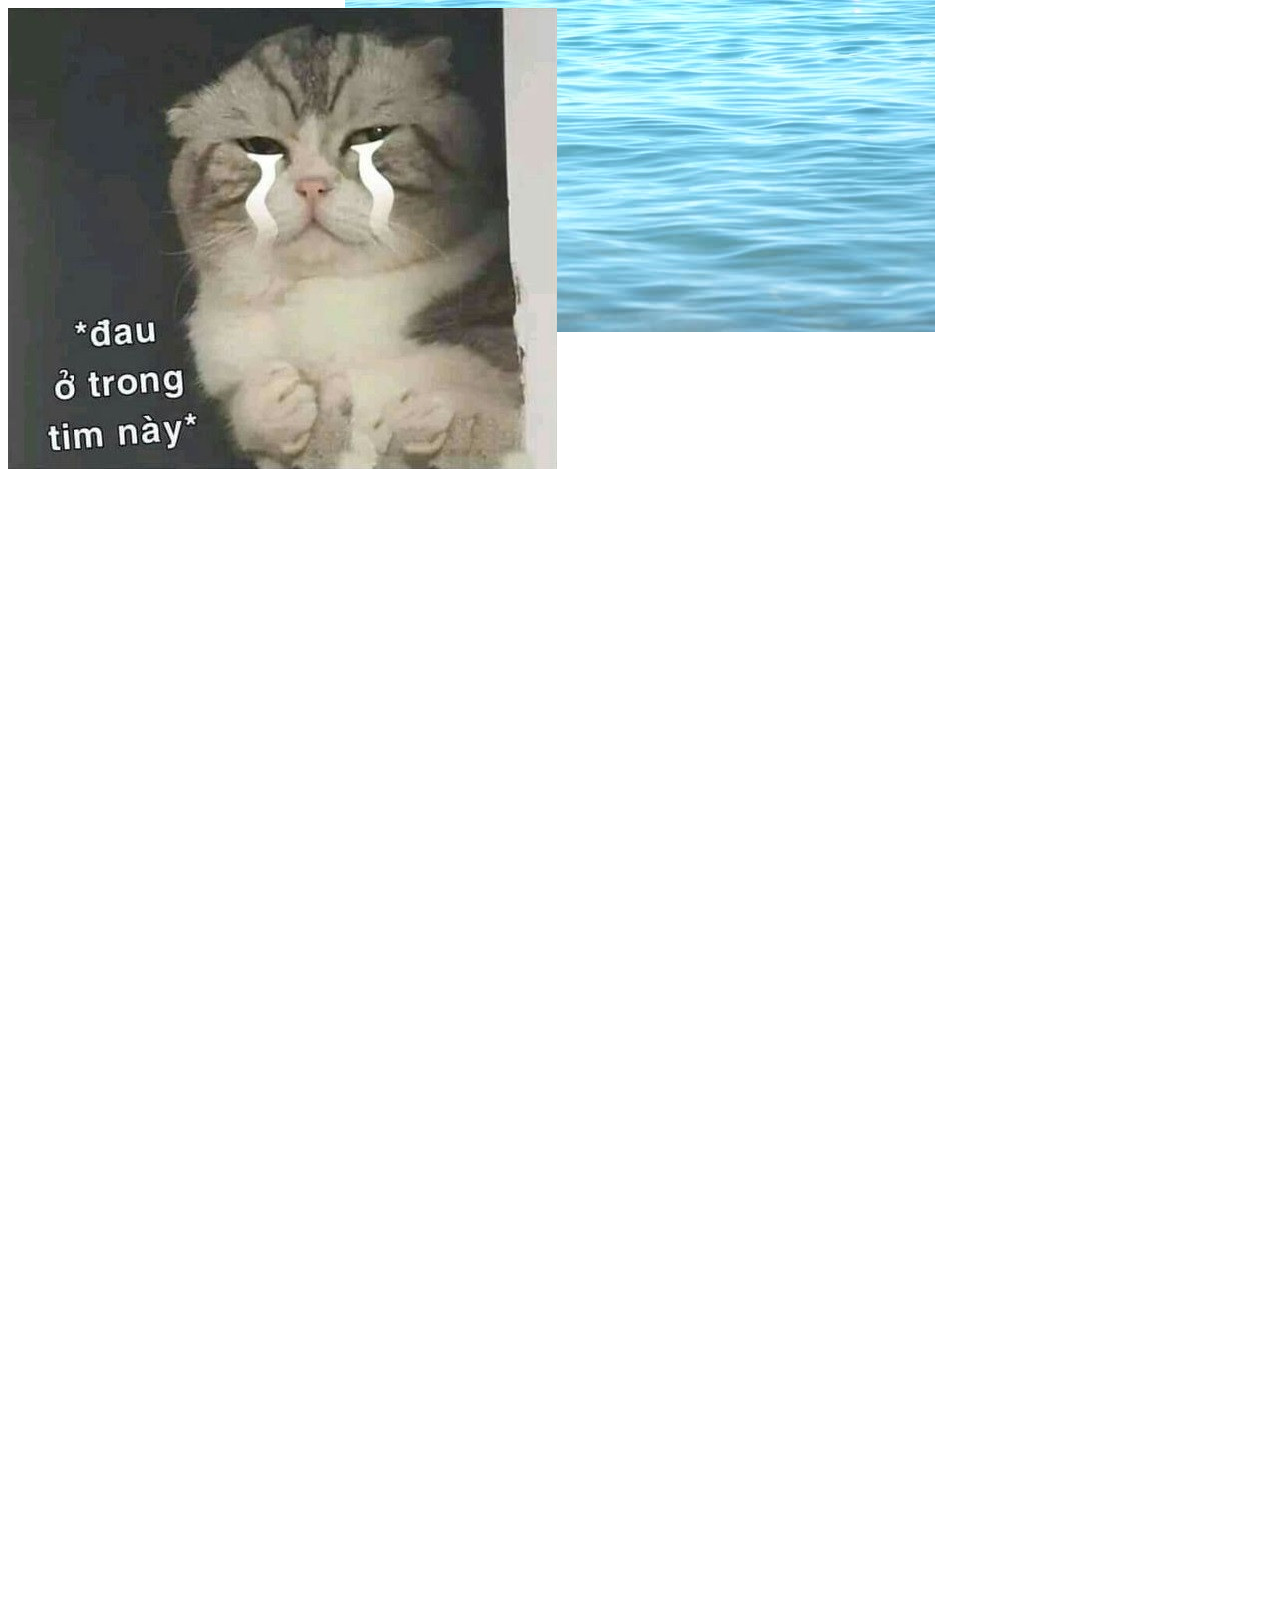
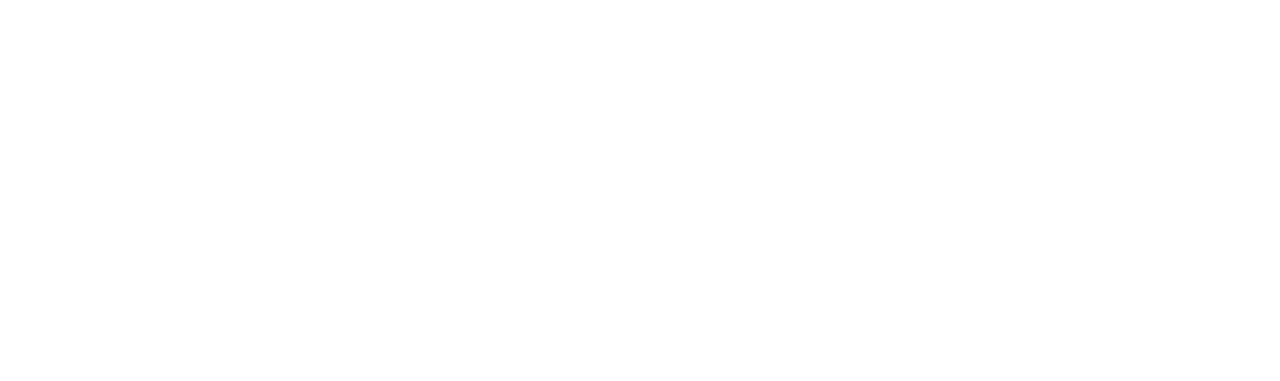
<file: dec9.html>
<!DOCTYPE html>
<html lang="en">
<head>
    <meta charset="UTF-8">
    <meta http-equiv="X-UA-Compatible" content="IE=edge">
    <meta name="viewport" content="width=device-width, initial-scale=1.0">
    <title>Document</title>
    <style>
        body{
            background-image: url("img/dec92.jpg");
            background-repeat: no-repeat;
            background-position: center;
            background-position: top;
            background-attachment: fixed;
        }
    </style>
</head>
<body>
     
        <img src="img/dec91.jpeg" alt="abc">
        <div style="height:1500px"></div>

</body>
</html>
</file>
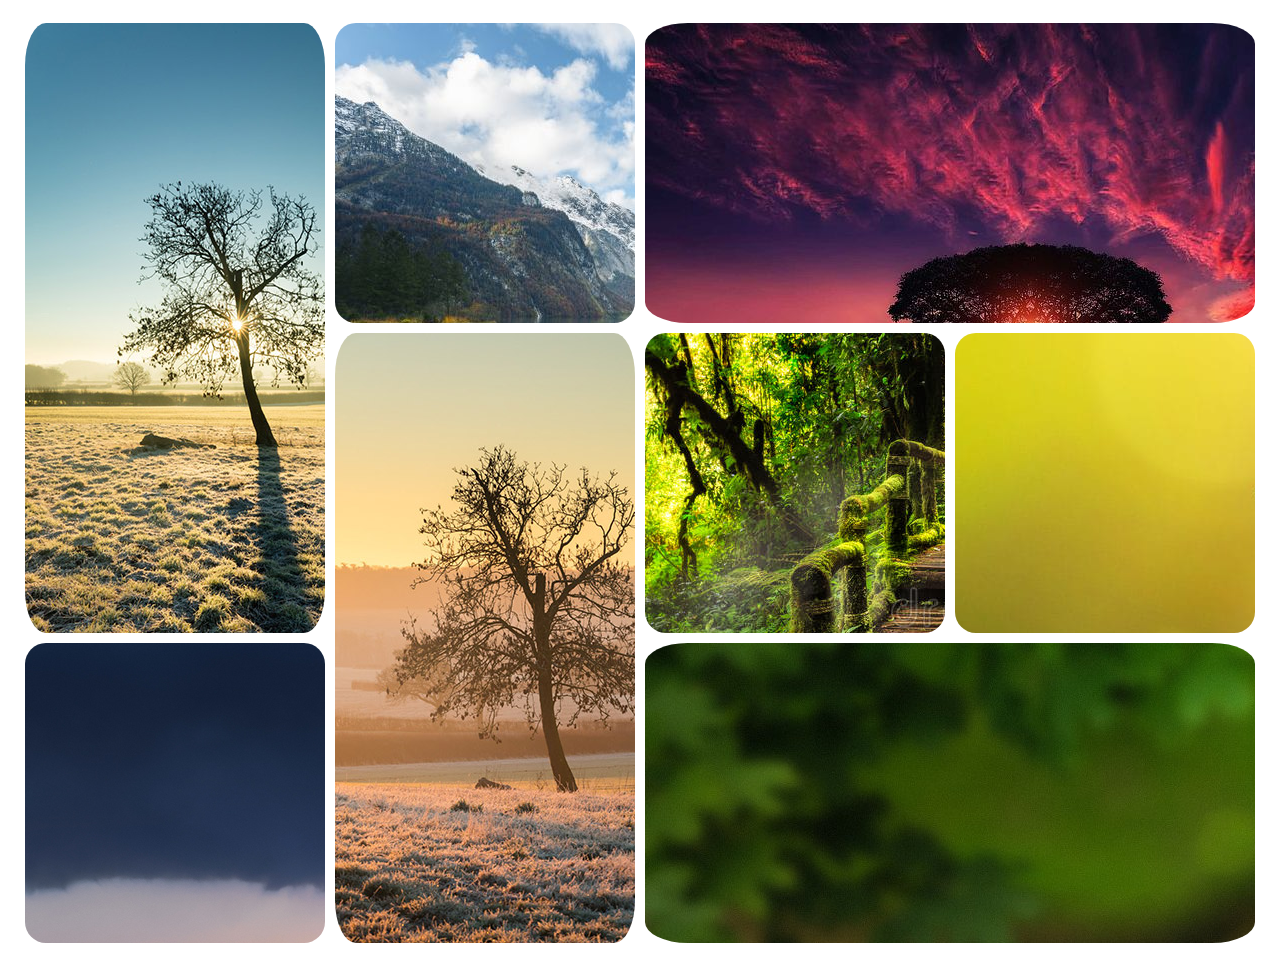
<file: grid.html>
<!DOCTYPE html>
<html lang="en">
<head>
    <meta charset="UTF-8">
    <meta http-equiv="X-UA-Compatible" content="IE=edge">
    <meta name="viewport" content="width=device-width, initial-scale=1.0">
    <link rel="stylesheet" href="cssForGrid.css">
    <title>Document</title>
</head>
<body>
        <div class="container">
            <div class="grid_items grid_item-1" style="background-image: url('img/n1.jpg');">
            </div>
            <div class="grid_items" style="background-image: url('img/n2.jpg');"></div>
            <div class="grid_items grid_item-3" style="background-image: url('img/n3.jpg');"></div>
            <div class="grid_items grid_item-4" style="background-image: url('img/n4.jpg');"></div>
            <div class="grid_items" style="background-image: url('img/n5.jpg');"></div>
            <div class="grid_items"style="background-image: url('img/n6.jpg');"></div>
            <div class="grid_items" style="background-image: url('img/n7.jpeg');"></div>
            <div class="grid_items grid_item-8" style="background-image: url('img/n8.jpeg');"></div>
        </div>

</body>
</html>
</file>
<file: cssForGrid.css>
body{
    padding: 10px;
    text-align: center;


}
.container{
    display: grid;
    grid-template-columns: 310px 310px 310px 310px;
    grid-auto-rows: minmax(310px,auto);
    text-align: center;
    justify-content: center;

}
.grid_items{
    background-color: gold;
    margin :5px;
    border-radius: 7%;

}
.grid_item-1{
    background-color: aqua;
    grid-row :1/3;

}
.grid_item-3{
    background-color: aquamarine;
    grid-column: 3/5;
}
.grid_item-4{
    background-color: bisque;
    grid-row: 2/4;
}
.grid_item-8{
    background-color: blue;
    grid-column: 3/5;
}
</file>
